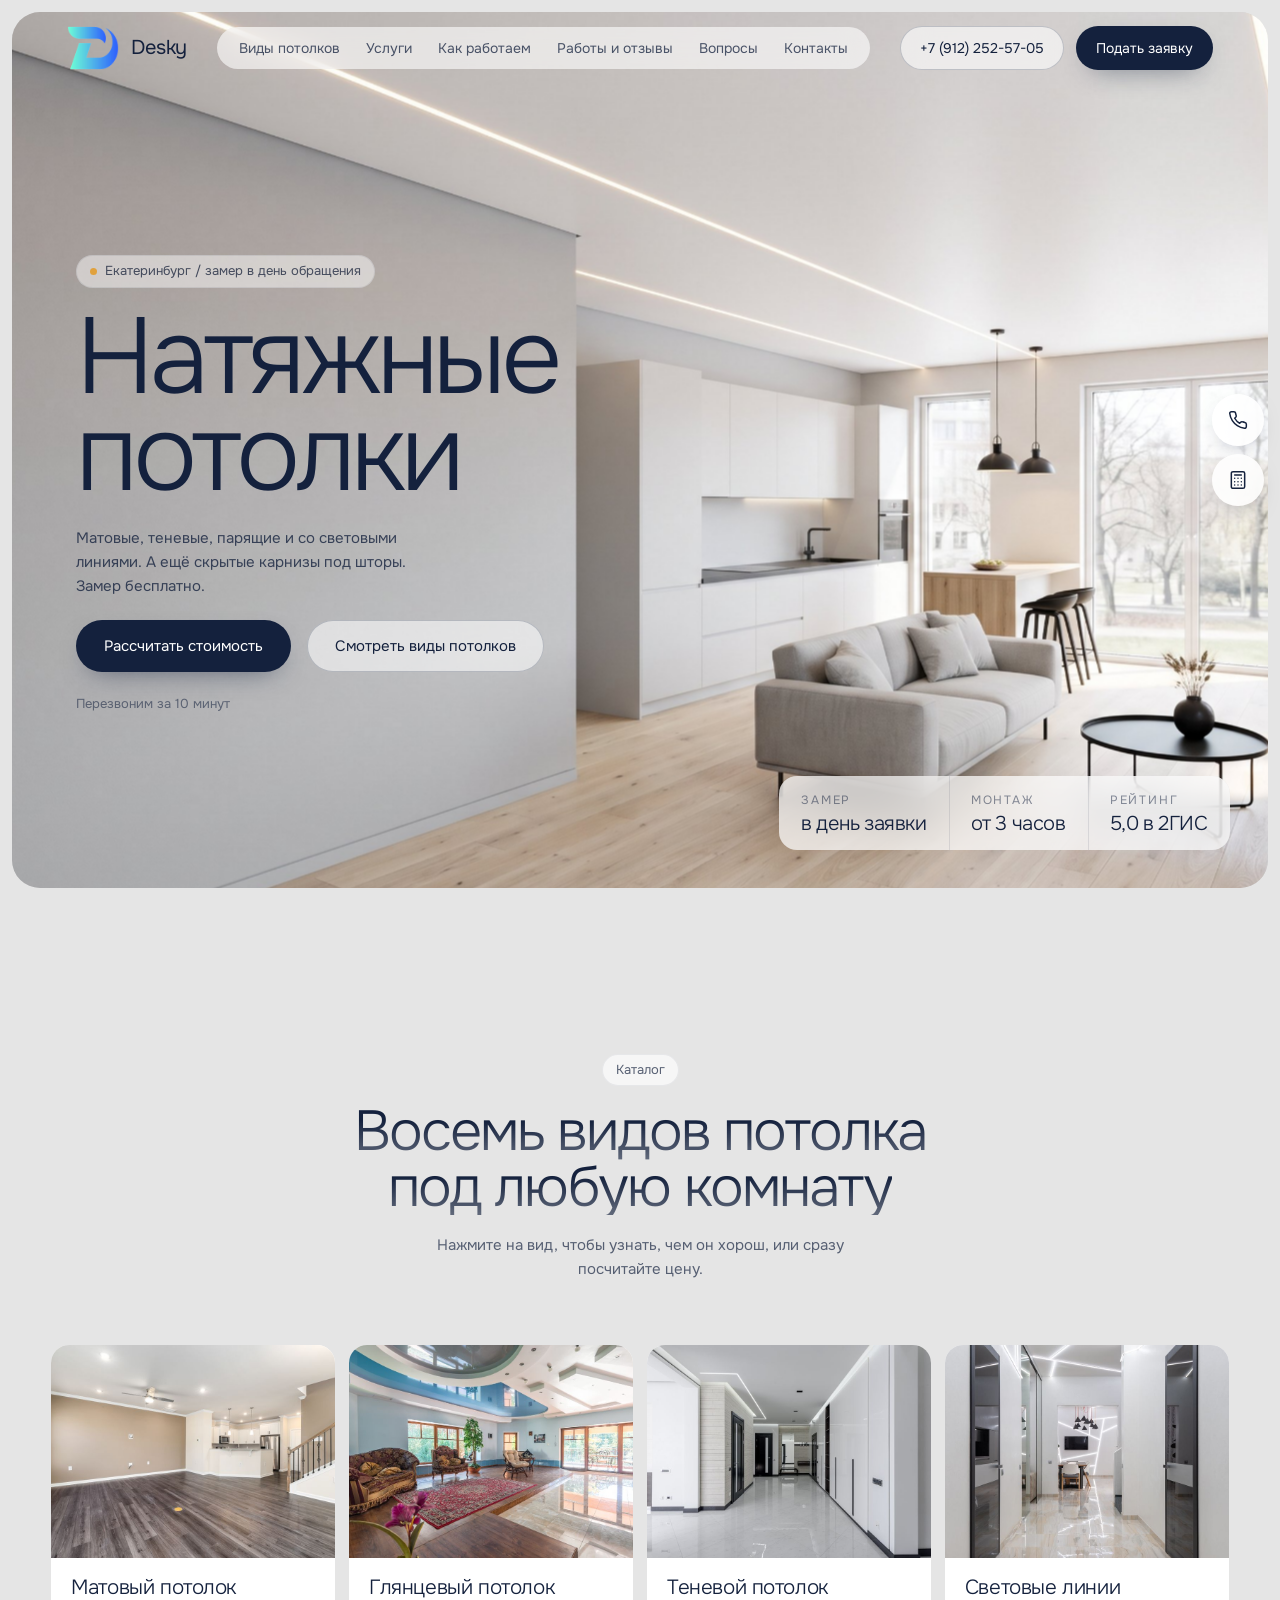
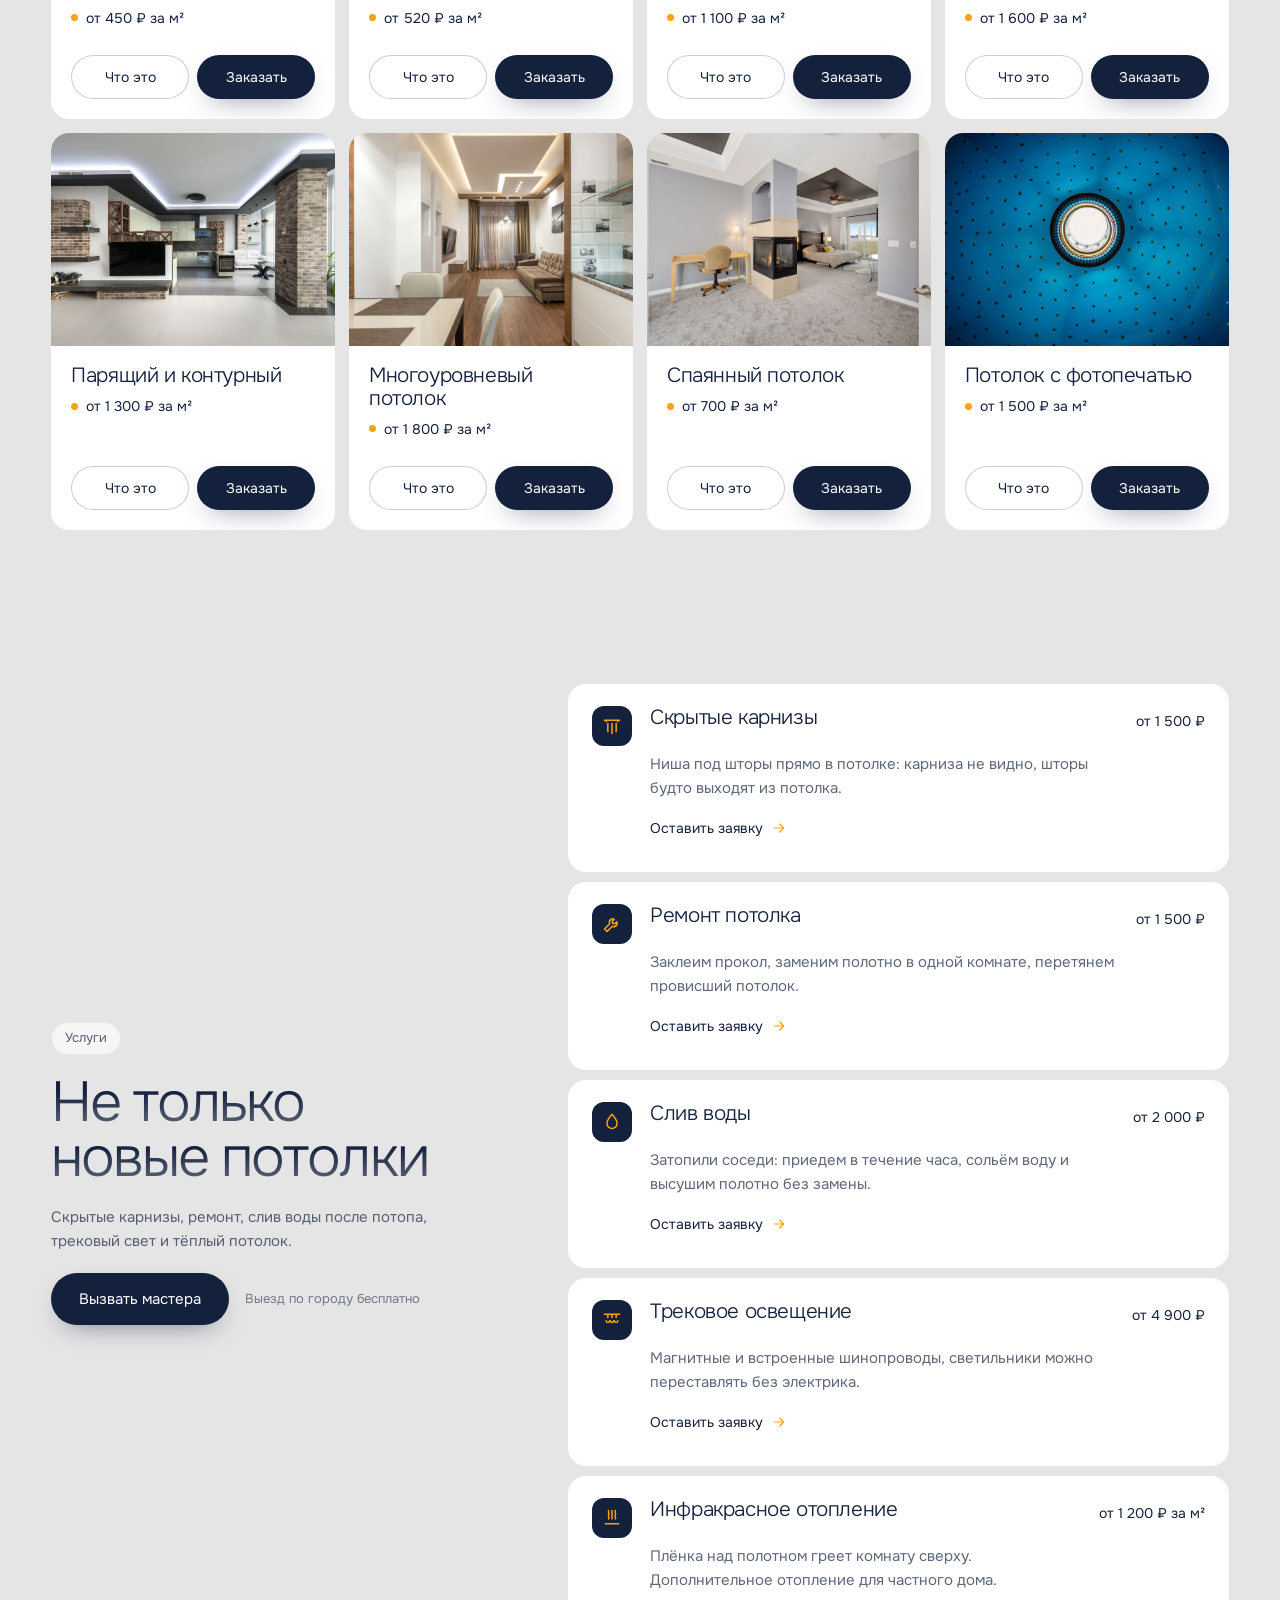
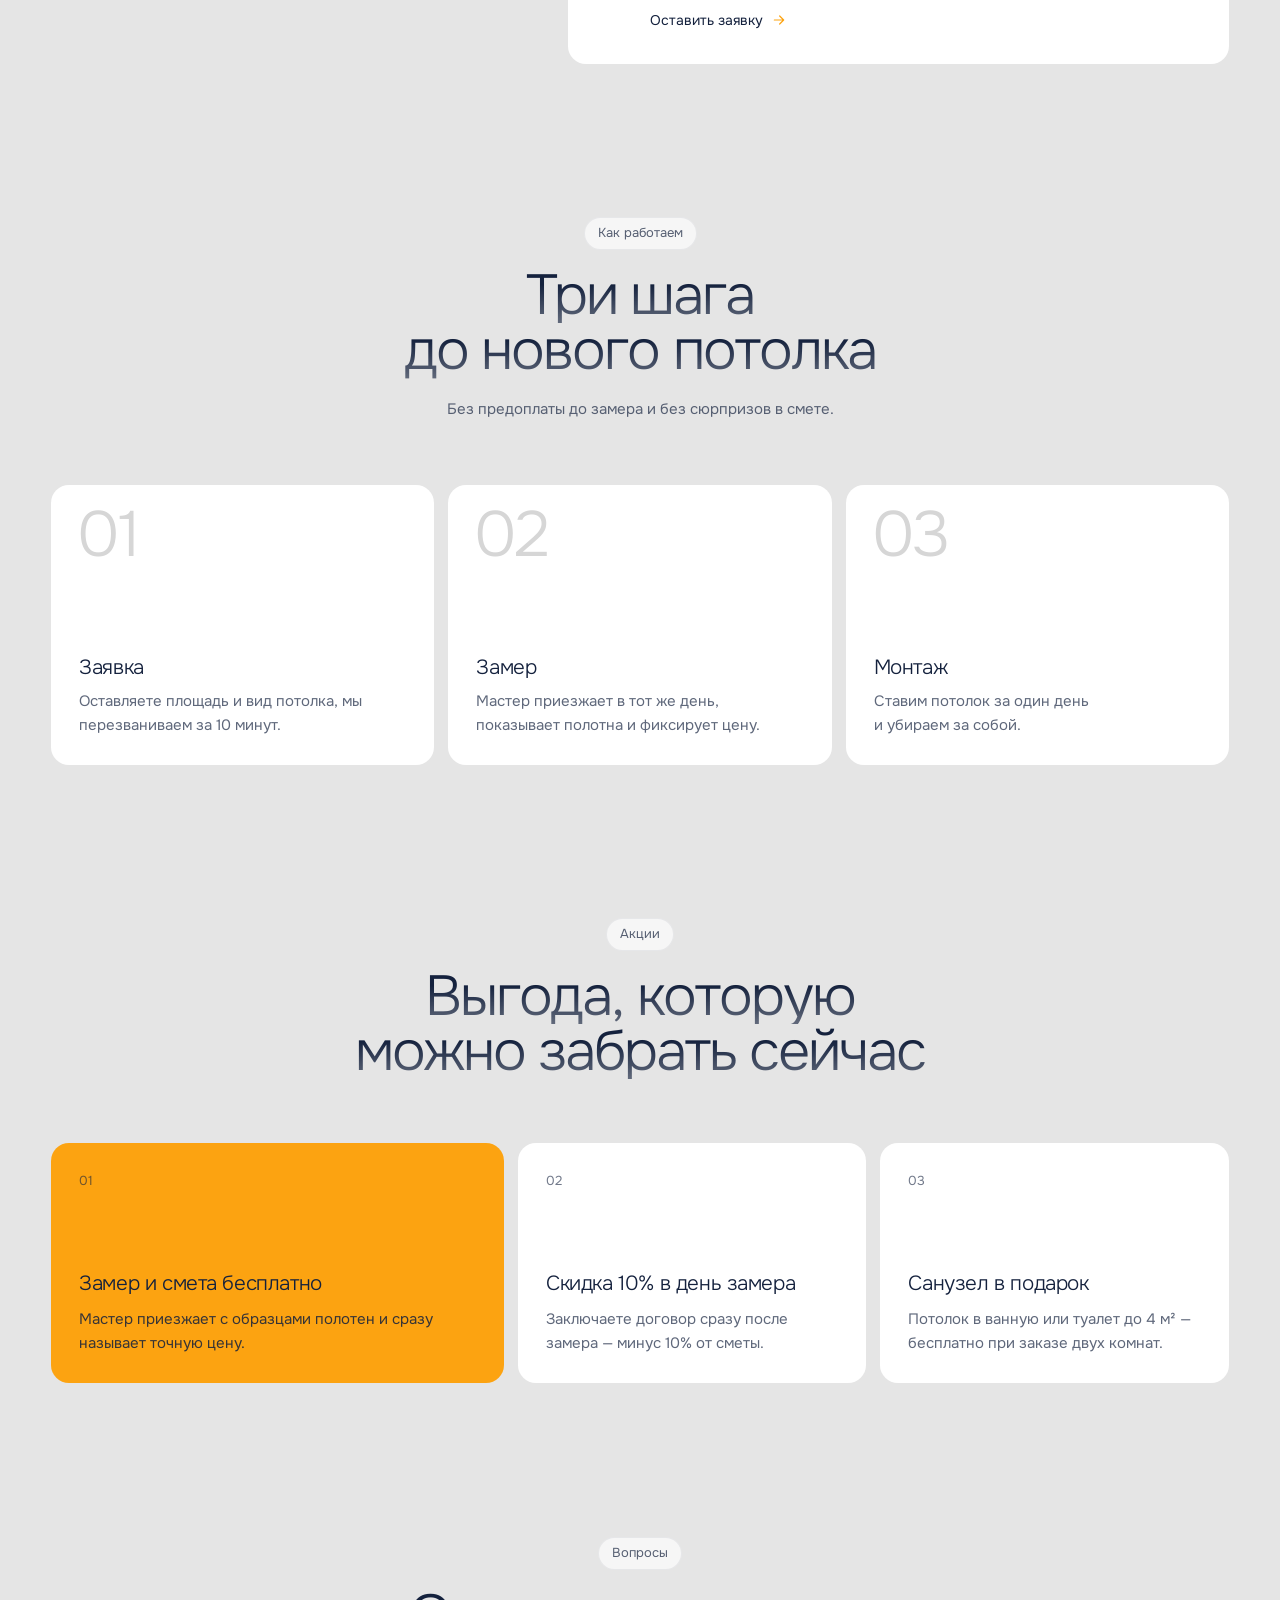
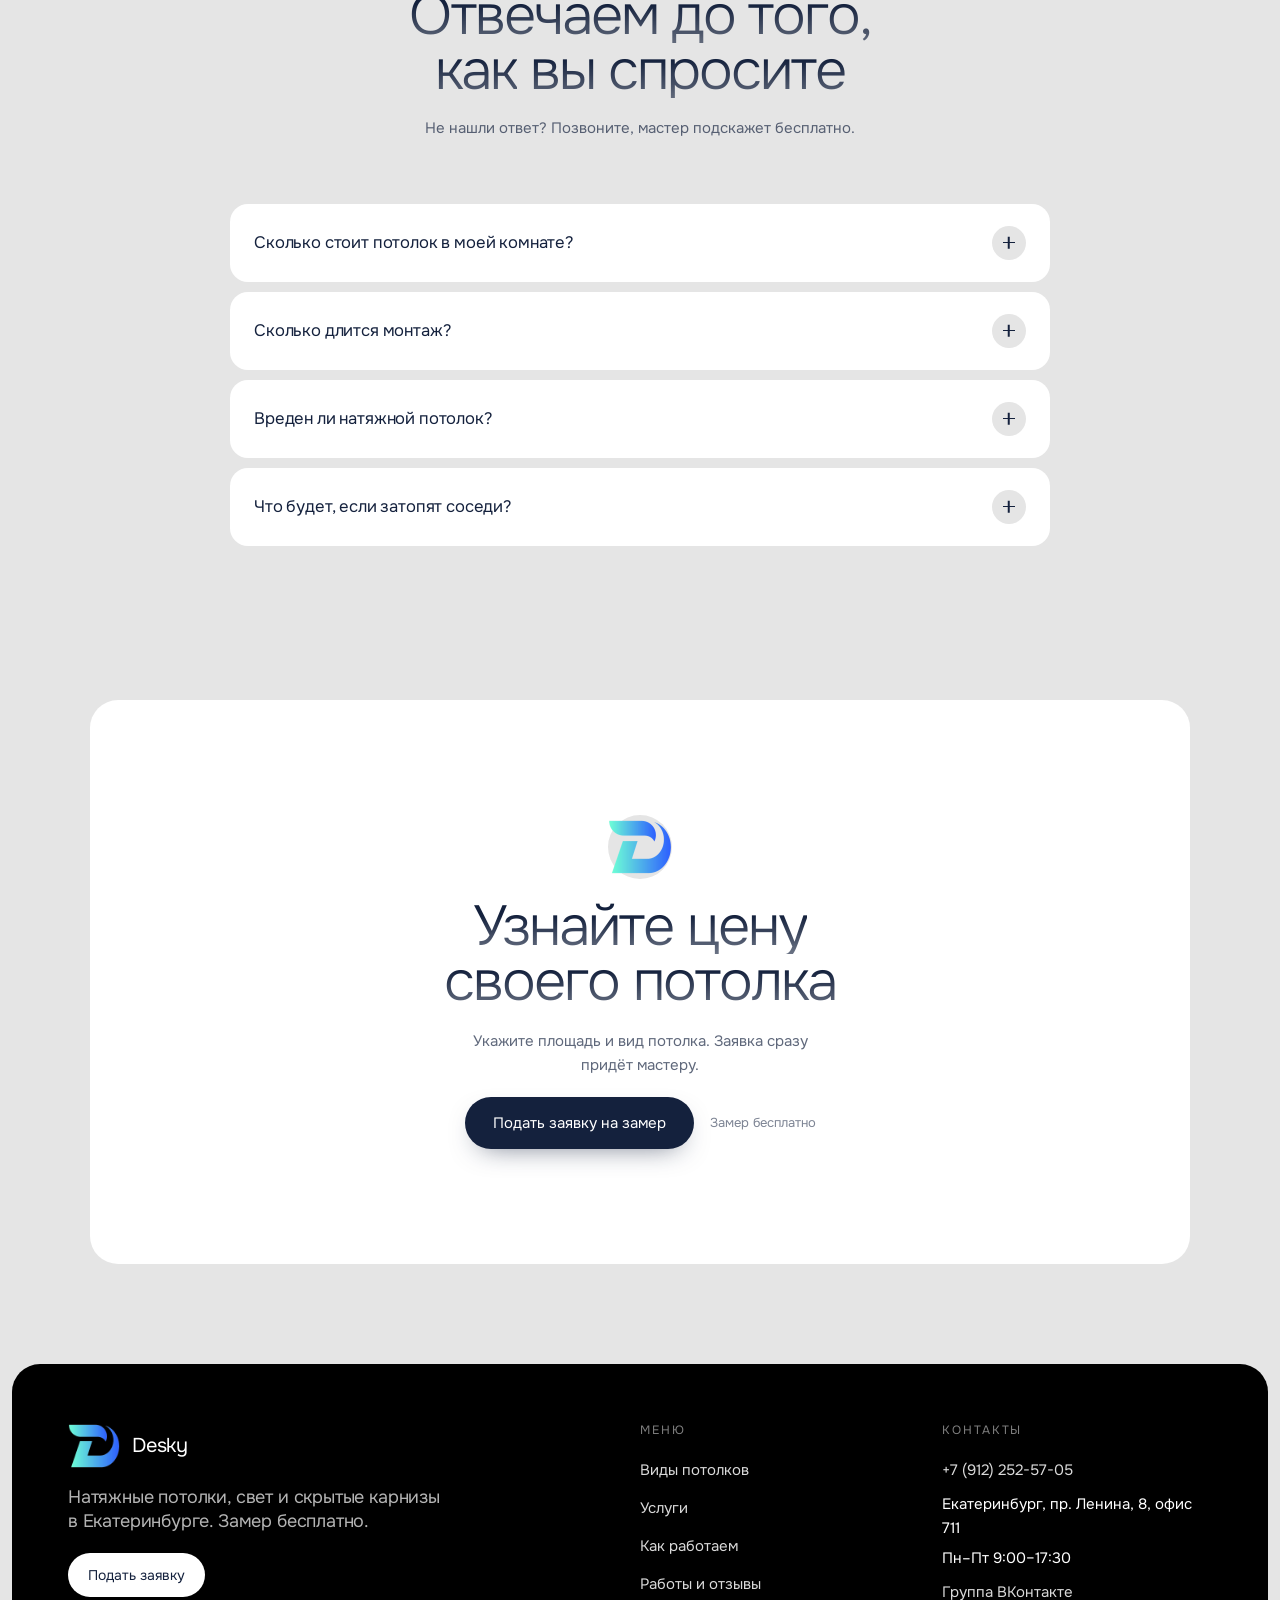
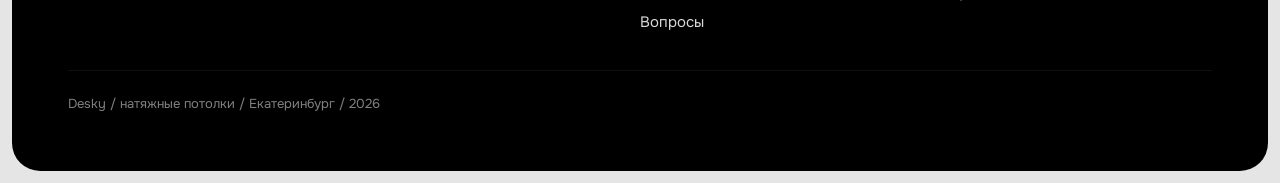
<file: index.html>
<!doctype html>
<html lang="ru">
<head>
  <meta charset="utf-8">
  <meta name="viewport" content="width=device-width, initial-scale=1">
  <title>Натяжные потолки</title>
  <meta name="description" content="Натяжные потолки с монтажом за один день. Бесплатный замер, расчёт стоимости онлайн.">
  <link rel="preconnect" href="https://fonts.googleapis.com">
  <link rel="preconnect" href="https://fonts.gstatic.com" crossorigin>
  <link href="https://fonts.googleapis.com/css2?family=Onest:wght@300;400&display=swap" rel="stylesheet">
  <link rel="stylesheet" href="styles.css?v=3">
  <script>document.documentElement.classList.add("js")</script>
</head>
<body>

<header class="top reveal is-in">
  <a class="logo rise" href="#" data-d="300"><span class="logo__mark"></span><span id="logo-name"></span></a>
  <nav class="nav rise" data-d="420">
    <a href="#catalog">Виды потолков</a>
    <a href="#services">Услуги</a>
    <a href="#process">Как работаем</a>
    <a href="works.html">Работы и&nbsp;отзывы</a>
    <a href="#faq">Вопросы</a>
    <a href="#contacts">Контакты</a>
  </nav>
  <a class="btn btn--ghost btn--sm top__phone rise" id="top-phone" data-d="480"><span class="btn__fill"></span><span class="btn__label" id="top-phone-label"></span></a>
  <button class="btn btn--solid btn--sm rise" data-order data-d="520"><span class="btn__fill"></span><span class="btn__label">Подать заявку</span></button>
  <button class="burger" aria-label="Меню"><span></span><span></span></button>
</header>

<section class="hero">
  <div class="hero__panel">
    <img class="hero__img" src="assets/hero.jpg" alt="Гостиная с матовым натяжным потолком и световой линией над кухней">
    <div class="hero__content">
      <p class="pill rise" data-d="800"><span class="pill__dot"></span><span id="hero-city"></span></p>
      <h1 class="split" data-d="900">Натяжные<br>потолки</h1>
      <p class="lead rise" data-d="1240">Матовые, теневые, парящие и&nbsp;со&nbsp;световыми линиями. А&nbsp;ещё скрытые карнизы под&nbsp;шторы. Замер бесплатно.</p>
      <div class="cta rise" data-d="1360">
        <button class="btn btn--solid" data-order><span class="btn__fill"></span><span class="btn__label">Рассчитать стоимость</span></button>
        <a class="btn btn--ghost btn--glass" href="#catalog"><span class="btn__fill"></span><span class="btn__label">Смотреть виды потолков</span></a>
      </div>
      <span class="calm rise" data-d="1420">Перезвоним за&nbsp;10&nbsp;минут</span>
    </div>
    <div class="hero__facts rise" data-d="1500">
      <div><span class="label">Замер</span><b>в&nbsp;день заявки</b></div>
      <div><span class="label">Монтаж</span><b>от&nbsp;3&nbsp;часов</b></div>
      <div><span class="label">Рейтинг</span><b>5,0 в&nbsp;2ГИС</b></div>
    </div>
  </div>
</section>

<section class="block reveal" id="catalog">
  <div class="head">
    <p class="pill rise">Каталог</p>
    <h2 class="split">Восемь видов потолка<br>под&nbsp;любую комнату</h2>
    <p class="rise">Нажмите на&nbsp;вид, чтобы узнать, чем он&nbsp;хорош, или сразу посчитайте цену.</p>
  </div>
  <div class="types" id="types"></div>
</section>

<section class="split-sec reveal" id="services">
  <div class="split-sec__text">
    <p class="pill rise">Услуги</p>
    <h2 class="split">Не&nbsp;только<br>новые потолки</h2>
    <p class="rise">Скрытые карнизы, ремонт, слив воды после потопа, трековый свет и&nbsp;тёплый потолок.</p>
    <div class="cta rise">
      <button class="btn btn--solid" data-order="repair"><span class="btn__fill"></span><span class="btn__label">Вызвать мастера</span></button>
      <span class="calm">Выезд по&nbsp;городу бесплатно</span>
    </div>
  </div>
  <ul class="services" id="services-list"></ul>
</section>

<section class="block reveal" id="process">
  <div class="head">
    <p class="pill rise">Как работаем</p>
    <h2 class="split">Три шага<br>до&nbsp;нового потолка</h2>
    <p class="rise">Без предоплаты до&nbsp;замера и&nbsp;без сюрпризов в&nbsp;смете.</p>
  </div>
  <div class="steps">
    <article class="glass step rise"><span class="step__n">01</span><h3>Заявка</h3><p>Оставляете площадь и&nbsp;вид потолка, мы перезваниваем за&nbsp;10&nbsp;минут.</p></article>
    <article class="glass step rise"><span class="step__n">02</span><h3>Замер</h3><p>Мастер приезжает в&nbsp;тот же день, показывает полотна и&nbsp;фиксирует цену.</p></article>
    <article class="glass step rise"><span class="step__n">03</span><h3>Монтаж</h3><p>Ставим потолок за&nbsp;один день и&nbsp;убираем за&nbsp;собой.</p></article>
  </div>
</section>

<section class="block reveal" id="promos">
  <div class="head">
    <p class="pill rise">Акции</p>
    <h2 class="split">Выгода, которую<br>можно забрать сейчас</h2>
  </div>
  <div class="promos" id="promos-list"></div>
</section>

<section class="block reveal" id="faq">
  <div class="head">
    <p class="pill rise">Вопросы</p>
    <h2 class="split">Отвечаем до&nbsp;того,<br>как вы спросите</h2>
    <p class="rise">Не&nbsp;нашли ответ? Позвоните, мастер подскажет бесплатно.</p>
  </div>
  <div class="faq" id="faq-list"></div>
</section>

<section class="final reveal" id="contacts">
  <div class="glass final__panel">
    <div class="final__orb rise"><span class="logo__mark"></span></div>
    <h2 class="split">Узнайте цену<br>своего потолка</h2>
    <p class="rise">Укажите площадь и&nbsp;вид потолка. Заявка сразу придёт мастеру.</p>
    <div class="cta rise">
      <button class="btn btn--solid" data-order><span class="btn__fill"></span><span class="btn__label">Подать заявку на&nbsp;замер</span></button>
      <span class="calm">Замер бесплатно</span>
    </div>
  </div>
</section>

<footer class="foot">
  <div class="foot__brand">
    <a class="logo" href="#"><span class="logo__mark"></span><span id="foot-name"></span></a>
    <p>Натяжные потолки, свет и&nbsp;скрытые карнизы в&nbsp;Екатеринбурге. Замер бесплатно.</p>
    <button class="btn btn--light btn--sm" data-order><span class="btn__fill"></span><span class="btn__label">Подать заявку</span></button>
  </div>
  <div class="foot__col">
    <span class="label">Меню</span>
    <a href="#catalog">Виды потолков</a>
    <a href="#services">Услуги</a>
    <a href="#process">Как работаем</a>
    <a href="works.html">Работы и&nbsp;отзывы</a>
    <a href="#faq">Вопросы</a>
  </div>
  <div class="foot__col" id="contacts-info"></div>
  <span class="foot__copy" id="foot-year"></span>
</footer>

<div class="dock">
  <a class="dock__btn" id="dock-call" aria-label="Позвонить">
    <svg viewBox="0 0 24 24"><path d="M22 16.9v3a2 2 0 0 1-2.2 2 19.8 19.8 0 0 1-8.6-3.1 19.5 19.5 0 0 1-6-6A19.8 19.8 0 0 1 2.1 4.2 2 2 0 0 1 4.1 2h3a2 2 0 0 1 2 1.7c.1 1 .4 1.9.7 2.8a2 2 0 0 1-.5 2.1L8 9.9a16 16 0 0 0 6 6l1.3-1.3a2 2 0 0 1 2.1-.4c.9.3 1.8.6 2.8.7a2 2 0 0 1 1.7 2z"/></svg>
  </a>
  <button class="dock__btn" data-order aria-label="Рассчитать стоимость">
    <svg viewBox="0 0 24 24"><rect x="4" y="2" width="16" height="20" rx="2"/><path d="M8 6h8M8 10h.01M12 10h.01M16 10h.01M8 14h.01M12 14h.01M16 14h.01M8 18h.01M12 18h.01M16 18h.01"/></svg>
  </button>
</div>

<div class="modal" id="modal" aria-hidden="true">
  <div class="modal__backdrop" data-close></div>
  <form class="calc" id="order" novalidate>
    <button type="button" class="calc__x" data-close aria-label="Закрыть">
      <svg viewBox="0 0 24 24"><path d="M18 6 6 18M6 6l12 12"/></svg>
    </button>

    <div class="calc__params">
      <p class="pill">Калькулятор</p>
      <h3 class="calc__title">Рассчитаем ваш потолок</h3>

      <div class="field">
        <span class="field__name">Площадь потолка</span>
        <div class="area glass">
          <button type="button" class="step-btn" data-step="-1" aria-label="Меньше">
            <svg viewBox="0 0 24 24"><path d="M5 12h14"/></svg>
          </button>
          <label class="area__num"><input type="number" id="area" name="area" min="1" max="1000" value="18" inputmode="decimal" aria-label="Площадь, м²"><span>м²</span></label>
          <button type="button" class="step-btn" data-step="1" aria-label="Больше">
            <svg viewBox="0 0 24 24"><path d="M12 5v14M5 12h14"/></svg>
          </button>
        </div>
        <input type="range" id="area-range" min="1" max="150" value="18" aria-label="Площадь, ползунок">
      </div>

      <div class="field">
        <span class="field__name">Вид потолка</span>
        <div class="tiles" id="type-tiles"></div>
        <span class="field__name">Или нужна услуга</span>
        <div class="chips" id="chips"></div>
        <span class="field__err" id="err-type">Выберите вариант</span>
      </div>

      <div class="calc__mini">
        <b id="mini-sum">0&nbsp;₽</b>
        <button type="button" class="btn btn--solid btn--sm" data-to-form><span class="btn__fill"></span><span class="btn__label">Оставить телефон</span></button>
      </div>
    </div>

    <div class="calc__bill">
      <div class="bill__glow" aria-hidden="true"></div>
      <div class="calc__form">
        <span class="label">Предварительная стоимость</span>
        <b class="bill__sum" id="sum">0&nbsp;₽</b>
        <ul class="bill__rows" id="bill"></ul>

        <label class="field">
          <span class="field__name">Имя</span>
          <input type="text" name="name" autocomplete="name" placeholder="Как к вам обращаться">
        </label>
        <label class="field">
          <span class="field__name">Телефон</span>
          <input type="tel" name="phone" id="phone" autocomplete="tel" placeholder="+7 (___) ___-__-__" required>
          <span class="field__err" id="err-phone">Проверьте номер</span>
        </label>
        <label class="field">
          <span class="field__name">Комментарий к&nbsp;заказу</span>
          <textarea name="comment" rows="2" placeholder="Сколько комнат, удобное время для замера"></textarea>
        </label>
        <label class="agree">
          <input type="checkbox" name="agree" id="agree" checked>
          <span>Согласен на&nbsp;обработку персональных данных</span>
        </label>
        <button type="submit" class="btn btn--solid btn--wide" id="send"><span class="btn__fill"></span><span class="btn__label">Отправить заявку мастеру</span></button>
        <span class="calm">Перезвоним за&nbsp;10&nbsp;минут, замер бесплатно</span>
        <p class="calc__fail" id="fail"></p>
      </div>

      <div class="calc__done">
        <div class="done__ring"></div>
        <h3 class="calc__title">Заявка у&nbsp;мастера</h3>
        <p>Перезвоним в&nbsp;течение 10&nbsp;минут и&nbsp;договоримся о&nbsp;замере.</p>
        <button type="button" class="btn btn--ghost" data-close><span class="btn__fill"></span><span class="btn__label">Вернуться на&nbsp;сайт</span></button>
      </div>
    </div>
  </form>
</div>

<script src="data.js?v=3"></script>
<script src="script.js?v=3"></script>
</body>
</html>
</file>
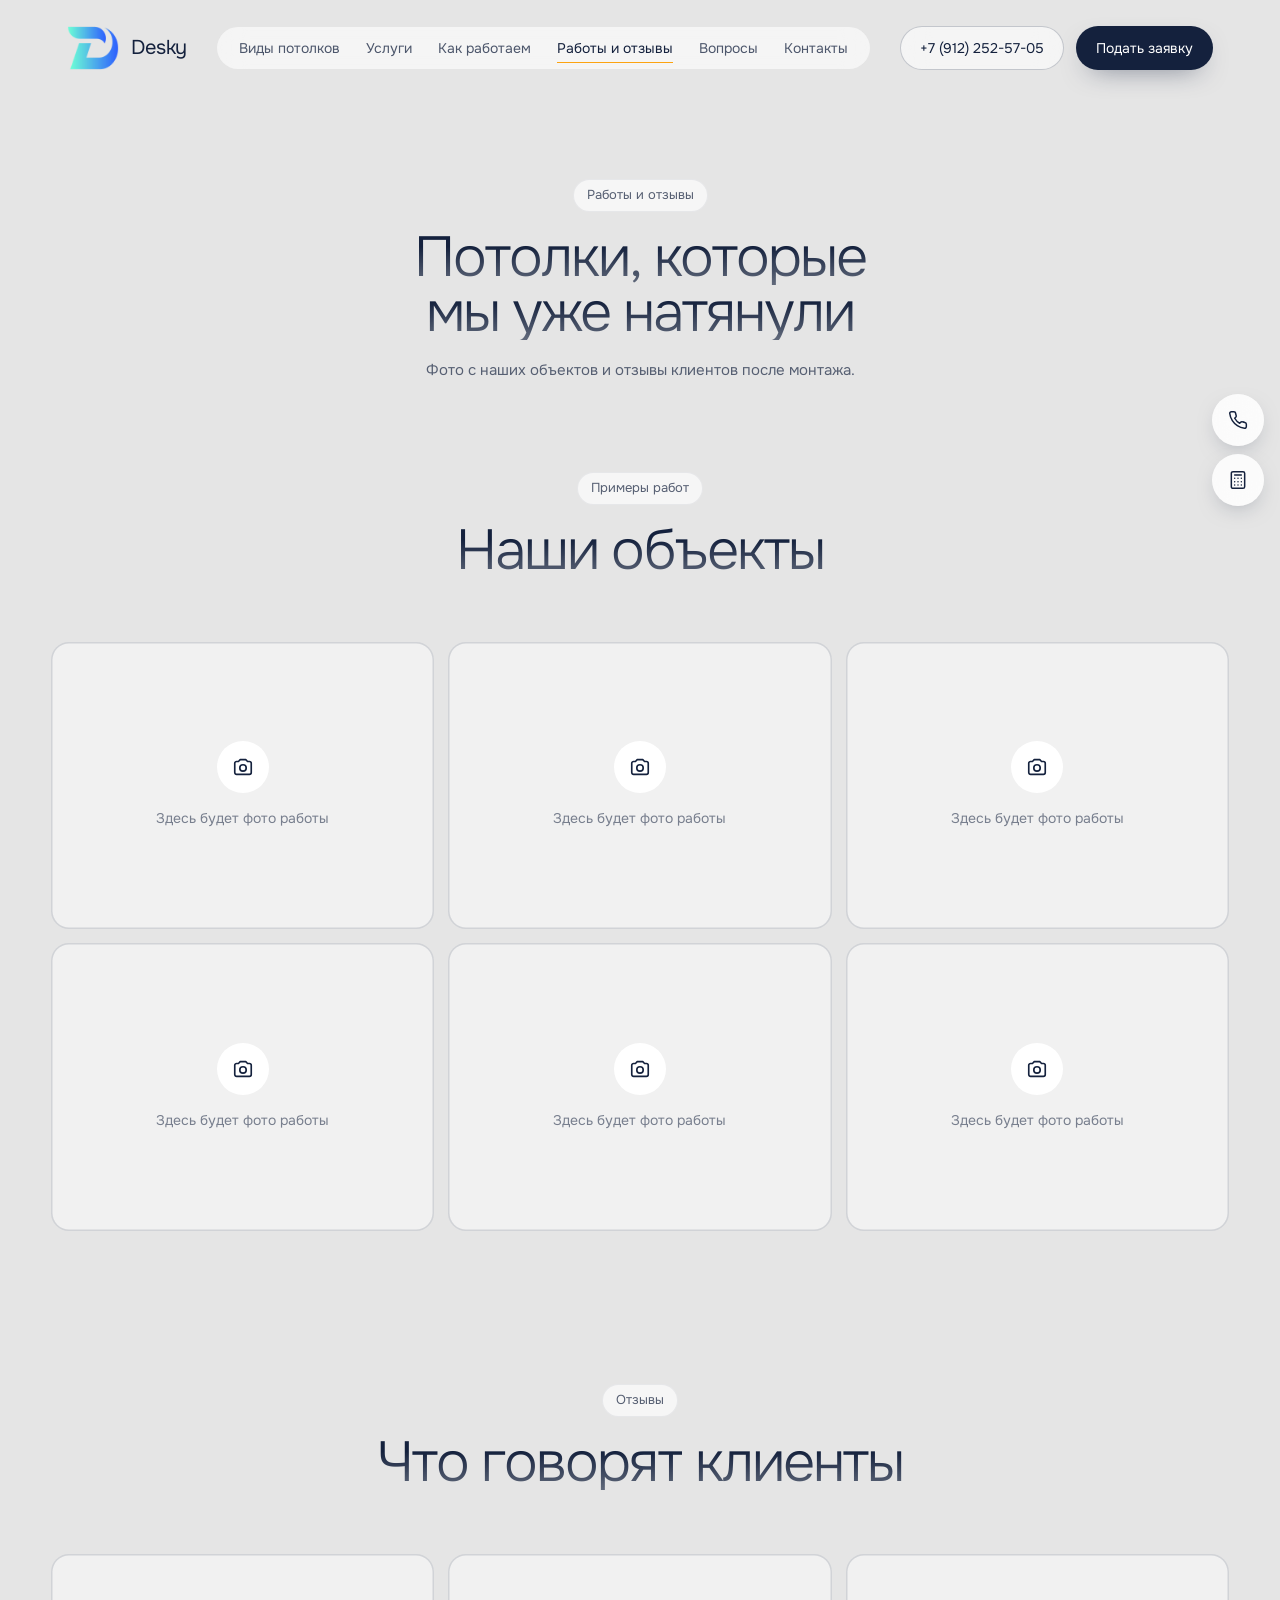
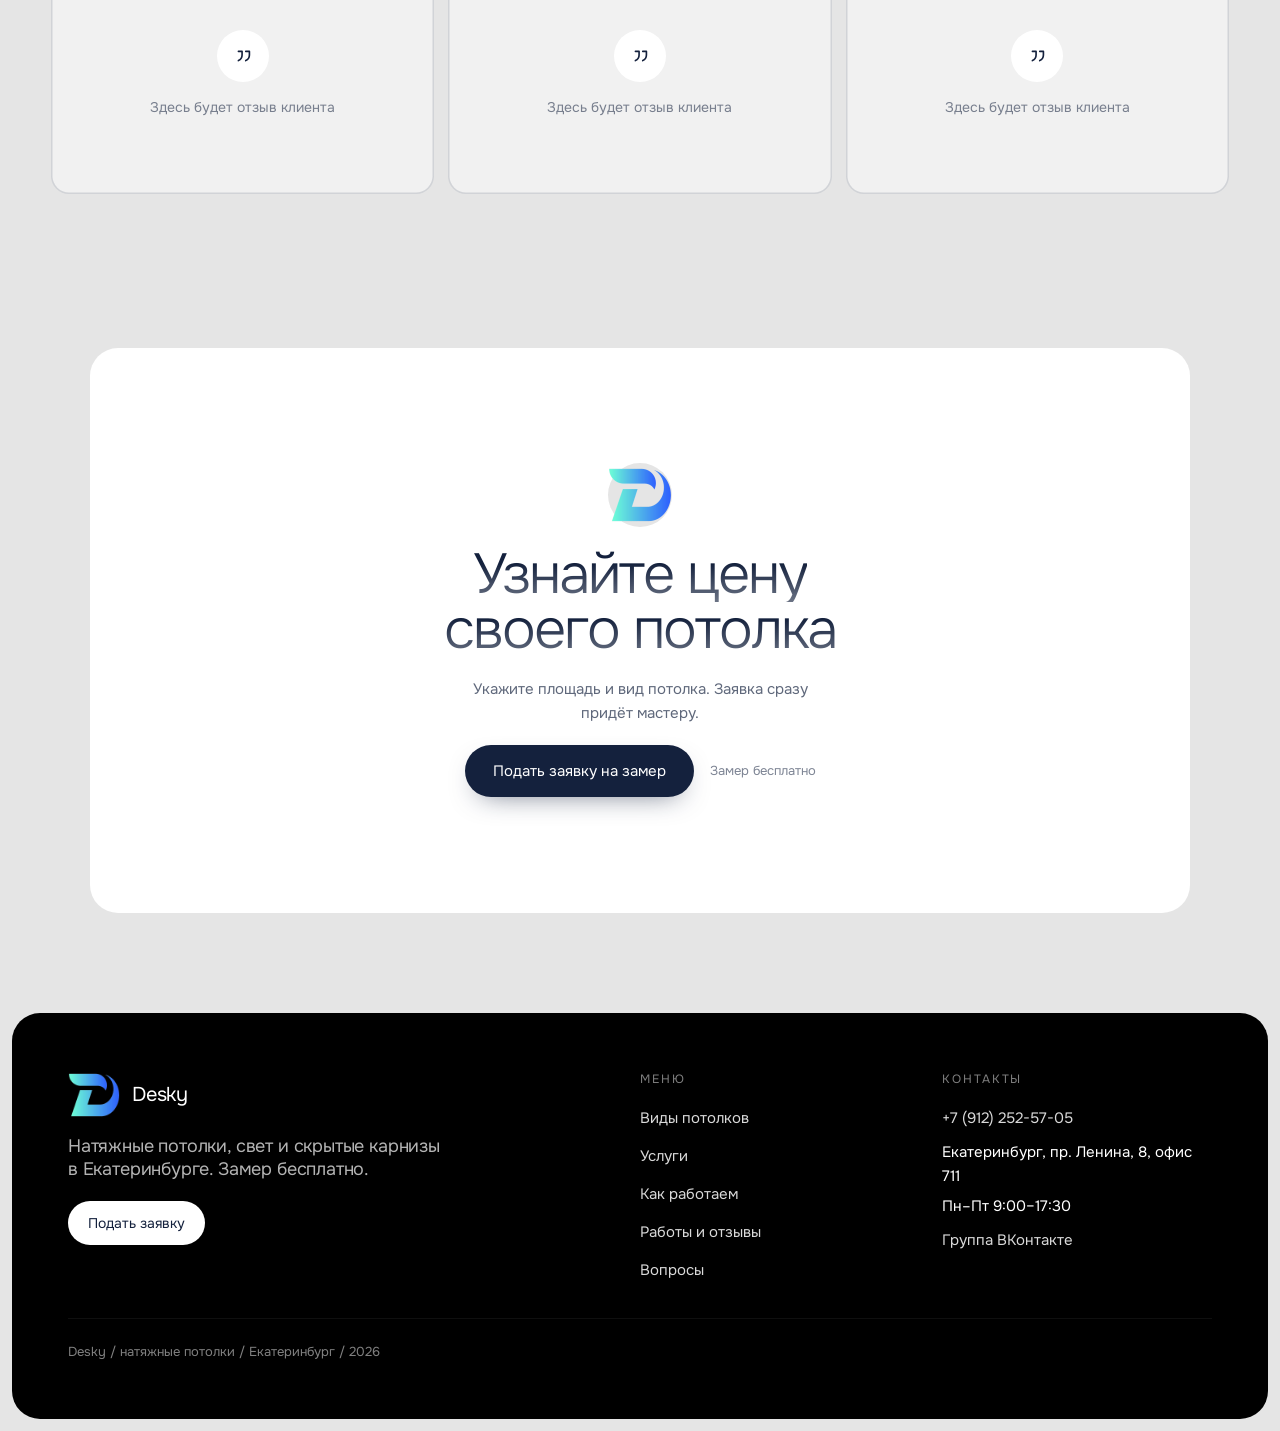
<file: works.html>
<!doctype html>
<html lang="ru">
<head>
  <meta charset="utf-8">
  <meta name="viewport" content="width=device-width, initial-scale=1">
  <title>Работы и отзывы</title>
  <meta name="description" content="Фото наших натяжных потолков и отзывы клиентов.">
  <link rel="preconnect" href="https://fonts.googleapis.com">
  <link rel="preconnect" href="https://fonts.gstatic.com" crossorigin>
  <link href="https://fonts.googleapis.com/css2?family=Onest:wght@300;400&display=swap" rel="stylesheet">
  <link rel="stylesheet" href="styles.css?v=3">
  <script>document.documentElement.classList.add("js")</script>
</head>
<body>

<header class="top reveal is-in">
  <a class="logo rise" href="index.html" data-d="300"><span class="logo__mark"></span><span id="logo-name"></span></a>
  <nav class="nav rise" data-d="420">
    <a href="index.html#catalog">Виды потолков</a>
    <a href="index.html#services">Услуги</a>
    <a href="index.html#process">Как работаем</a>
    <a href="works.html" aria-current="page">Работы и&nbsp;отзывы</a>
    <a href="index.html#faq">Вопросы</a>
    <a href="index.html#contacts">Контакты</a>
  </nav>
  <a class="btn btn--ghost btn--sm top__phone rise" id="top-phone" data-d="480"><span class="btn__fill"></span><span class="btn__label" id="top-phone-label"></span></a>
  <button class="btn btn--solid btn--sm rise" data-order data-d="520"><span class="btn__fill"></span><span class="btn__label">Подать заявку</span></button>
  <button class="burger" aria-label="Меню"><span></span><span></span></button>
</header>

<section class="block page-head reveal">
  <div class="head">
    <p class="pill rise">Работы и&nbsp;отзывы</p>
    <h2 class="split">Потолки, которые<br>мы уже натянули</h2>
    <p class="rise">Фото с&nbsp;наших объектов и&nbsp;отзывы клиентов после монтажа.</p>
  </div>
</section>

<section class="block reveal" id="works">
  <div class="head">
    <p class="pill rise">Примеры работ</p>
    <h2 class="split">Наши объекты</h2>
  </div>
  <div class="works" id="works-list"></div>
</section>

<section class="block reveal" id="reviews">
  <div class="head">
    <p class="pill rise">Отзывы</p>
    <h2 class="split">Что говорят клиенты</h2>
  </div>
  <div class="reviews" id="reviews-list"></div>
</section>

<section class="final reveal" id="contacts">
  <div class="glass final__panel">
    <div class="final__orb rise"><span class="logo__mark"></span></div>
    <h2 class="split">Узнайте цену<br>своего потолка</h2>
    <p class="rise">Укажите площадь и&nbsp;вид потолка. Заявка сразу придёт мастеру.</p>
    <div class="cta rise">
      <button class="btn btn--solid" data-order><span class="btn__fill"></span><span class="btn__label">Подать заявку на&nbsp;замер</span></button>
      <span class="calm">Замер бесплатно</span>
    </div>
  </div>
</section>

<footer class="foot">
  <div class="foot__brand">
    <a class="logo" href="index.html"><span class="logo__mark"></span><span id="foot-name"></span></a>
    <p>Натяжные потолки, свет и&nbsp;скрытые карнизы в&nbsp;Екатеринбурге. Замер бесплатно.</p>
    <button class="btn btn--light btn--sm" data-order><span class="btn__fill"></span><span class="btn__label">Подать заявку</span></button>
  </div>
  <div class="foot__col">
    <span class="label">Меню</span>
    <a href="index.html#catalog">Виды потолков</a>
    <a href="index.html#services">Услуги</a>
    <a href="index.html#process">Как работаем</a>
    <a href="works.html" aria-current="page">Работы и&nbsp;отзывы</a>
    <a href="index.html#faq">Вопросы</a>
  </div>
  <div class="foot__col" id="contacts-info"></div>
  <span class="foot__copy" id="foot-year"></span>
</footer>

<div class="dock">
  <a class="dock__btn" id="dock-call" aria-label="Позвонить">
    <svg viewBox="0 0 24 24"><path d="M22 16.9v3a2 2 0 0 1-2.2 2 19.8 19.8 0 0 1-8.6-3.1 19.5 19.5 0 0 1-6-6A19.8 19.8 0 0 1 2.1 4.2 2 2 0 0 1 4.1 2h3a2 2 0 0 1 2 1.7c.1 1 .4 1.9.7 2.8a2 2 0 0 1-.5 2.1L8 9.9a16 16 0 0 0 6 6l1.3-1.3a2 2 0 0 1 2.1-.4c.9.3 1.8.6 2.8.7a2 2 0 0 1 1.7 2z"/></svg>
  </a>
  <button class="dock__btn" data-order aria-label="Рассчитать стоимость">
    <svg viewBox="0 0 24 24"><rect x="4" y="2" width="16" height="20" rx="2"/><path d="M8 6h8M8 10h.01M12 10h.01M16 10h.01M8 14h.01M12 14h.01M16 14h.01M8 18h.01M12 18h.01M16 18h.01"/></svg>
  </button>
</div>

<div class="modal" id="modal" aria-hidden="true">
  <div class="modal__backdrop" data-close></div>
  <form class="calc" id="order" novalidate>
    <button type="button" class="calc__x" data-close aria-label="Закрыть">
      <svg viewBox="0 0 24 24"><path d="M18 6 6 18M6 6l12 12"/></svg>
    </button>

    <div class="calc__params">
      <p class="pill">Калькулятор</p>
      <h3 class="calc__title">Рассчитаем ваш потолок</h3>

      <div class="field">
        <span class="field__name">Площадь потолка</span>
        <div class="area glass">
          <button type="button" class="step-btn" data-step="-1" aria-label="Меньше">
            <svg viewBox="0 0 24 24"><path d="M5 12h14"/></svg>
          </button>
          <label class="area__num"><input type="number" id="area" name="area" min="1" max="1000" value="18" inputmode="decimal" aria-label="Площадь, м²"><span>м²</span></label>
          <button type="button" class="step-btn" data-step="1" aria-label="Больше">
            <svg viewBox="0 0 24 24"><path d="M12 5v14M5 12h14"/></svg>
          </button>
        </div>
        <input type="range" id="area-range" min="1" max="150" value="18" aria-label="Площадь, ползунок">
      </div>

      <div class="field">
        <span class="field__name">Вид потолка</span>
        <div class="tiles" id="type-tiles"></div>
        <span class="field__name">Или нужна услуга</span>
        <div class="chips" id="chips"></div>
        <span class="field__err" id="err-type">Выберите вариант</span>
      </div>

      <div class="calc__mini">
        <b id="mini-sum">0&nbsp;₽</b>
        <button type="button" class="btn btn--solid btn--sm" data-to-form><span class="btn__fill"></span><span class="btn__label">Оставить телефон</span></button>
      </div>
    </div>

    <div class="calc__bill">
      <div class="bill__glow" aria-hidden="true"></div>
      <div class="calc__form">
        <span class="label">Предварительная стоимость</span>
        <b class="bill__sum" id="sum">0&nbsp;₽</b>
        <ul class="bill__rows" id="bill"></ul>

        <label class="field">
          <span class="field__name">Имя</span>
          <input type="text" name="name" autocomplete="name" placeholder="Как к вам обращаться">
        </label>
        <label class="field">
          <span class="field__name">Телефон</span>
          <input type="tel" name="phone" id="phone" autocomplete="tel" placeholder="+7 (___) ___-__-__" required>
          <span class="field__err" id="err-phone">Проверьте номер</span>
        </label>
        <label class="field">
          <span class="field__name">Комментарий к&nbsp;заказу</span>
          <textarea name="comment" rows="2" placeholder="Сколько комнат, удобное время для замера"></textarea>
        </label>
        <label class="agree">
          <input type="checkbox" name="agree" id="agree" checked>
          <span>Согласен на&nbsp;обработку персональных данных</span>
        </label>
        <button type="submit" class="btn btn--solid btn--wide" id="send"><span class="btn__fill"></span><span class="btn__label">Отправить заявку мастеру</span></button>
        <span class="calm">Перезвоним за&nbsp;10&nbsp;минут, замер бесплатно</span>
        <p class="calc__fail" id="fail"></p>
      </div>

      <div class="calc__done">
        <div class="done__ring"></div>
        <h3 class="calc__title">Заявка у&nbsp;мастера</h3>
        <p>Перезвоним в&nbsp;течение 10&nbsp;минут и&nbsp;договоримся о&nbsp;замере.</p>
        <button type="button" class="btn btn--ghost" data-close><span class="btn__fill"></span><span class="btn__label">Вернуться на&nbsp;сайт</span></button>
      </div>
    </div>
  </form>
</div>

<script src="data.js?v=3"></script>
<script src="script.js?v=3"></script>
</body>
</html>
</file>
<file: styles.css>
/* Токены: Onest 300/400, палитра Black and Gold Elegance (белый, серый E5, золото FCA311, тёмно-синий 14213D, чёрный), одна кривая, радиусы 0/18/28/999 */
:root {
  --bg: #e5e5e5;
  --ink: #14213d;
  --black: #000000;
  --accent: #fca311;
  --card: #ffffff;
  --soft: #d6d6d6;
  --line: rgba(20, 33, 61, 0.1);
  --ease: cubic-bezier(.22, 1, .36, 1);
  --pad: clamp(16px, 4vw, 64px);
  --r: 18px;
}

* { box-sizing: border-box; margin: 0; padding: 0; }
html { scroll-behavior: smooth; -webkit-text-size-adjust: 100%; }
body {
  background: var(--bg);
  color: var(--ink);
  font-family: "Onest", system-ui, sans-serif;
  font-weight: 400;
  font-size: clamp(15px, 1.05vw, 17px);
  line-height: 1.6;
  overflow-x: hidden;
}
a { color: inherit; text-decoration: none; }
button, input, textarea, output { font: inherit; color: inherit; }
button { background: none; border: 0; cursor: pointer; }
svg { width: 20px; height: 20px; fill: none; stroke: currentColor; stroke-width: 1.8; stroke-linecap: round; stroke-linejoin: round; }
img { display: block; max-width: 100%; }

/* Заголовки как в Redsun: тонкий гротеск, мягкий градиент сверху вниз */
h1, h2, h3 { font-weight: 300; text-wrap: balance; hyphens: none; }
h1 { font-size: clamp(3rem, 8.4vw, 8.6rem); line-height: 0.9; letter-spacing: -0.045em; }
h2 { font-size: clamp(2.1rem, 4.4vw, 4.2rem); line-height: 0.98; letter-spacing: -0.035em; }
h3 { font-size: clamp(19px, 1.6vw, 24px); line-height: 1.12; letter-spacing: -0.02em; }
h2 .w { background: linear-gradient(180deg, #14213d 30%, rgba(20, 33, 61, .55) 115%); -webkit-background-clip: text; background-clip: text; color: transparent; }
.foot h2 .w { color: inherit; }
p { max-width: 56ch; text-wrap: pretty; opacity: 0.68; }
.label { font-size: 12px; line-height: 1.8; letter-spacing: 0.16em; text-transform: uppercase; opacity: 0.5; }

/* Метка-таблетка над заголовком */
.pill {
  display: inline-flex; align-items: center; gap: 8px; align-self: center; max-width: none;
  padding: 6px 14px; border-radius: 999px; font-size: 13px; background: var(--card); box-shadow: inset 0 0 0 1px var(--line);
}
.pill__dot { width: 7px; height: 7px; border-radius: 50%; background: var(--accent); }

/* Появление: лесенка с размытием */
.js .rise { opacity: 0; transform: translateY(28px); filter: blur(14px); }
.js .is-in .rise {
  opacity: 1; transform: none; filter: blur(0);
  transition: opacity 900ms var(--ease) var(--d, 0ms), transform 900ms var(--ease) var(--d, 0ms), filter 900ms var(--ease) var(--d, 0ms);
}
.js .is-in p.rise { opacity: 0.68; }
.js .is-in .calm.rise { opacity: 0.55; }
/* Заголовки проявляются по словам */
.w { display: inline-block; }
.js .split .w { opacity: 0; transform: translateY(0.35em); filter: blur(12px); }
.js .is-in .split .w {
  opacity: 1; transform: none; filter: blur(0);
  transition: opacity 1000ms var(--ease) var(--d, 0ms), transform 1000ms var(--ease) var(--d, 0ms), filter 1000ms var(--ease) var(--d, 0ms);
}

/* Кнопки: графитовая таблетка и прозрачная с тонкой рамкой */
.btn {
  position: relative; overflow: hidden; display: inline-flex; align-items: center; justify-content: center;
  min-height: 52px; padding: 0 28px; border-radius: 999px; white-space: nowrap; font-size: 15px;
  transition: transform 620ms var(--ease), box-shadow 620ms var(--ease);
}
.btn__fill { position: absolute; inset: 0; transform: scaleX(0); transform-origin: left; transition: transform 500ms var(--ease); }
.btn__label { position: relative; z-index: 2; transition: color 320ms var(--ease); }
.btn:hover { transform: translateY(-2px); }
.btn:hover .btn__fill { transform: scaleX(1); }
.btn--solid { background: var(--ink); color: #fff; box-shadow: 0 10px 28px -14px rgba(20, 33, 61, .7); }
.btn--solid .btn__fill { background: var(--accent); }
.btn--solid:hover { box-shadow: 0 16px 36px -14px rgba(252, 163, 17, .8); }
.btn--ghost { box-shadow: inset 0 0 0 1px rgba(20, 33, 61, 0.22); }
.btn--ghost .btn__fill { background: var(--ink); }
.btn--ghost:hover .btn__label { color: #fff; }
.btn--solid:hover .btn__label, .btn--light:hover .btn__label { color: var(--ink); }
.btn--glass { background: rgba(255, 255, 255, .55); -webkit-backdrop-filter: blur(14px); backdrop-filter: blur(14px); }
.btn--light { background: #fff; color: var(--ink); }
.btn--light .btn__fill { background: var(--accent); }
.btn--sm { min-height: 44px; padding: 0 20px; font-size: 14px; }
.btn--wide { width: 100%; }
.calm { font-size: 13px; opacity: 0.55; }
.cta { display: flex; flex-wrap: wrap; align-items: center; gap: 12px 16px; }

/* Белая карточка; под курсором мягкий блик, как свет от потолка */
.glass {
  position: relative; isolation: isolate; border-radius: var(--r); overflow: hidden; background: var(--card);
  --mx: 50%; --my: 0%;
}
.glass::before {
  content: ""; position: absolute; inset: 0; z-index: -1; pointer-events: none; opacity: 0;
  background: radial-gradient(380px circle at var(--mx) var(--my), rgba(252, 163, 17, .08), transparent 65%);
  transition: opacity 600ms var(--ease);
}
@media (hover: hover) { .glass:hover::before { opacity: 1; } }

/* Логотип: комната в разрезе со световой линией */
.logo { display: flex; align-items: center; gap: 10px; font-size: 18px; letter-spacing: -0.01em; margin-right: auto; }
.logo__mark { display: grid; place-items: center; width: 32px; height: 32px; }
.logo__mark svg { width: 32px; height: 32px; stroke-width: 2; }
.logo__mark .m-ceil { stroke-width: 2.6; }
.logo__mark .m-wall { opacity: .45; }
.logo__mark .m-light { stroke: var(--accent); stroke-width: 2.2; transition: transform 700ms var(--ease); transform-origin: center; }
.logo:hover .m-light { transform: scaleX(1.25); }
.logo__mark--img { width: 52px; height: 52px; }
.logo:has(.logo__mark--img) { font-size: 20px; gap: 12px; }
.logo__mark--img img { width: 100%; height: 100%; border-radius: 50%; object-fit: cover; transition: transform 700ms var(--ease); }
.logo:hover .logo__mark--img img { transform: rotate(-8deg) scale(1.06); }
.final__orb .logo__mark--img { width: 64px; height: 64px; }
.logo__mark--free img { border-radius: 0; object-fit: contain; }

/* Шапка */
.top {
  position: fixed; inset: 0 0 auto 0; z-index: 30; display: flex; align-items: center; gap: 12px;
  padding: 22px calc(var(--pad) + 16px);
  transition: background 500ms var(--ease), padding 500ms var(--ease), box-shadow 500ms var(--ease);
}
.top.is-scrolled { padding-top: 12px; padding-bottom: 12px; background: rgba(229, 229, 229, .85); -webkit-backdrop-filter: blur(18px); backdrop-filter: blur(18px); box-shadow: 0 1px 0 var(--line); }
.nav { display: flex; gap: 26px; font-size: 14px; margin-right: 18px; padding: 10px 22px; border-radius: 999px; background: rgba(255, 255, 255, .6); -webkit-backdrop-filter: blur(14px); backdrop-filter: blur(14px); }
.nav a { opacity: 0.75; position: relative; transition: opacity 320ms var(--ease); }
.nav a::after { content: ""; position: absolute; left: 0; right: 0; bottom: -4px; height: 1px; background: var(--accent); transform: scaleX(0); transform-origin: left; transition: transform 500ms var(--ease); }
.nav a:hover { opacity: 1; }
.nav a:hover::after { transform: scaleX(1); }
.top__phone { background: rgba(255, 255, 255, .6); -webkit-backdrop-filter: blur(14px); backdrop-filter: blur(14px); }
.burger { display: none; width: 44px; height: 44px; position: relative; }
.burger span { position: absolute; left: 11px; right: 11px; height: 1.5px; background: var(--ink); transition: transform 500ms var(--ease); }
.burger span:first-child { top: 18px; }
.burger span:last-child { top: 25px; }

/* Первый экран: фото светлого интерьера, текст на пустой стене слева */
.hero { padding: 12px; --p: 0; }
.hero__panel { position: relative; height: calc(100svh - 24px); min-height: 560px; border-radius: 28px; overflow: hidden; isolation: isolate; background: var(--soft); }
.hero__img {
  position: absolute; inset: 0; width: 100%; height: 100%; object-fit: cover; object-position: 30% 50%; z-index: -2;
  transform: scale(calc(1.06 - var(--p) * 0.06)); transform-origin: 30% 20%;
  animation: heroIn 1400ms var(--ease) both;
}
@keyframes heroIn { from { opacity: 0; transform: scale(1.12); filter: blur(10px); } }
.hero__content {
  position: absolute; left: clamp(20px, 5vw, 80px); top: 0; bottom: 0; width: min(40%, 600px);
  display: flex; flex-direction: column; justify-content: center; align-items: flex-start; gap: 22px; padding-top: 70px;
}
.hero__content .pill { align-self: flex-start; background: rgba(255, 255, 255, .7); }
.hero__content .lead { max-width: 36ch; opacity: .78; }
.js .is-in .hero__content .lead.rise { opacity: .78; }
.hero__facts {
  position: absolute; right: clamp(16px, 3vw, 40px); bottom: clamp(16px, 3vw, 40px); display: flex; border-radius: 18px;
  background: rgba(255, 255, 255, .72); -webkit-backdrop-filter: blur(16px); backdrop-filter: blur(16px);
}
.hero__facts > div { display: flex; flex-direction: column; padding: 14px 22px; }
.hero__facts > div + div { box-shadow: inset 1px 0 0 var(--line); }
.hero__facts b { font-weight: 300; font-size: 20px; letter-spacing: -0.02em; line-height: 1.2; }

/* Секции: заголовок по центру с таблеткой сверху */
.block, .split-sec, .final { position: relative; padding: clamp(90px, 12vw, 160px) var(--pad) 0; }
.head { display: flex; flex-direction: column; align-items: center; text-align: center; gap: 18px; margin-bottom: clamp(40px, 5vw, 64px); }
.head p:not(.pill) { max-width: 46ch; }

/* Каталог видов с настоящими фото */
.types { display: grid; grid-template-columns: repeat(4, 1fr); gap: 14px; }
.type { display: flex; flex-direction: column; transition: transform 620ms var(--ease), box-shadow 620ms var(--ease); }
.type:hover { transform: translateY(-6px); box-shadow: 0 24px 50px -30px rgba(20, 33, 61, .45); }
.type__photo { aspect-ratio: 4 / 3; overflow: hidden; background: var(--soft); }
.type__photo img { width: 100%; height: 100%; object-fit: cover; transition: transform 900ms var(--ease); }
.type:hover .type__photo img { transform: scale(1.06); }
.type__body { display: flex; flex-direction: column; gap: 8px; padding: 18px 20px 20px; flex: 1; }
.type__price { font-size: 14px; display: inline-flex; align-items: center; gap: 8px; }
.type__price::before { content: ""; width: 7px; height: 7px; border-radius: 50%; background: var(--accent); }
.type__more { display: grid; grid-template-rows: 0fr; transition: grid-template-rows 600ms var(--ease); }
.type__more > p { overflow: hidden; font-size: 15px; }
.type.is-open .type__more { grid-template-rows: 1fr; }
.type__acts { display: flex; gap: 8px; margin-top: auto; padding-top: 10px; }
.type__acts .btn { min-height: 44px; padding: 0 16px; font-size: 14px; flex: 1; }

/* Услуги 60/40 */
.split-sec { display: grid; grid-template-columns: 4fr 6fr; gap: clamp(32px, 6vw, 96px); align-items: center; }
.split-sec__text { display: flex; flex-direction: column; align-items: flex-start; gap: 20px; }
.split-sec__text .pill { align-self: flex-start; }
.services { list-style: none; display: flex; flex-direction: column; gap: 10px; }
.service { display: grid; grid-template-columns: 40px 1fr auto; gap: 6px 18px; align-items: start; padding: 22px 24px; transition: transform 620ms var(--ease); }
.service:hover { transform: translateX(6px); }
.service__ico { width: 40px; height: 40px; border-radius: 12px; display: grid; place-items: center; background: var(--ink); color: var(--accent); }
.service p { grid-column: 2; font-size: 15px; }
.service__price { font-size: 14px; white-space: nowrap; padding-top: 4px; }
.service__go { grid-column: 2; justify-self: start; font-size: 14px; display: inline-flex; gap: 8px; align-items: center; min-height: 44px; }
.service__go svg { width: 16px; height: 16px; color: var(--accent); transition: transform 520ms var(--ease); }
.service:hover .service__go svg { transform: translateX(5px); }

/* Как работаем */
.steps { display: grid; grid-template-columns: repeat(3, 1fr); gap: 14px; }
.step { display: flex; flex-direction: column; justify-content: flex-end; gap: 10px; min-height: 280px; padding: 28px; transition: transform 620ms var(--ease); }
.step:hover { transform: translateY(-6px); }
.step__n { position: absolute; top: 18px; left: 26px; font-size: 64px; font-weight: 300; letter-spacing: -0.04em; line-height: 1; color: var(--soft); transition: color 700ms var(--ease); }
.step:hover .step__n { color: var(--accent); }
.step p { font-size: 15px; }

/* Акции */
.promos { display: grid; grid-template-columns: 1.3fr 1fr 1fr; gap: 14px; }
.promo { display: flex; flex-direction: column; gap: 12px; min-height: 240px; padding: 28px; transition: transform 620ms var(--ease); }
.promo:first-child { background: var(--accent); color: var(--ink); }
.promo:first-child p { opacity: .85; }
.promo:hover { transform: translateY(-6px); }
.promo__n { font-size: 13px; opacity: .6; }
.promo h3 { margin-top: auto; }
.promo p { font-size: 15px; }

/* Вопросы: при наведении карточка приподнимается, плюс поворачивается, текст едет */
.faq { display: flex; flex-direction: column; gap: 10px; max-width: 820px; margin: 0 auto; }
.q { border-radius: 18px; transition: transform 620ms var(--ease), box-shadow 620ms var(--ease); box-shadow: inset 0 0 0 1px transparent; }
.q:hover { transform: translateY(-2px); box-shadow: inset 0 0 0 1px rgba(252, 163, 17, .45), 0 20px 44px -28px rgba(20, 33, 61, .45); }
.q.is-open { box-shadow: inset 0 0 0 1px rgba(252, 163, 17, .7); }
.q__btn { width: 100%; display: flex; justify-content: space-between; align-items: center; gap: 24px; padding: 22px 24px; text-align: left; font-size: clamp(16px, 1.3vw, 19px); letter-spacing: -0.01em; min-height: 44px; }
.q__btn > span:first-child { transition: transform 620ms var(--ease); }
.q:hover .q__btn > span:first-child { transform: translateX(6px); }
.q__plus { position: relative; flex: none; width: 34px; height: 34px; border-radius: 50%; background: var(--bg); transition: transform 700ms var(--ease), background 320ms var(--ease); }
.q__plus::before, .q__plus::after { content: ""; position: absolute; left: 11px; right: 11px; top: 16px; height: 1.5px; background: var(--ink); transition: background 320ms; }
.q__plus::after { transform: rotate(90deg); }
.q:hover .q__plus { transform: rotate(90deg); background: var(--soft); }
.q.is-open .q__plus { transform: rotate(45deg); background: var(--accent); }
.q.is-open .q__plus::before, .q.is-open .q__plus::after { background: var(--ink); }
.q__a { display: grid; grid-template-rows: 0fr; transition: grid-template-rows 600ms var(--ease); }
.q__a > p { overflow: hidden; padding: 0 24px; font-size: 15px; }
.q.is-open .q__a { grid-template-rows: 1fr; }
.q.is-open .q__a > p { padding-bottom: 22px; }

/* Вторая страница: работы и отзывы */
.page-head { padding-top: clamp(130px, 14vw, 190px); }
.page-head .head { margin-bottom: 0; }
.page-head + .block { padding-top: clamp(60px, 7vw, 100px); }
.nav a[aria-current="page"] { opacity: 1; }
.nav a[aria-current="page"]::after { transform: scaleX(1); }
.works { display: grid; grid-template-columns: repeat(3, 1fr); gap: 14px; }
.work { margin: 0; display: flex; flex-direction: column; transition: transform 620ms var(--ease), box-shadow 620ms var(--ease); }
.work:not(.work--empty):hover { transform: translateY(-6px); box-shadow: 0 24px 50px -30px rgba(20, 33, 61, .45); }
.work__photo { aspect-ratio: 4 / 3; overflow: hidden; background: var(--soft); }
.work__photo img { width: 100%; height: 100%; object-fit: cover; transition: transform 900ms var(--ease); }
.work:hover .work__photo img { transform: scale(1.06); }
.work figcaption { display: flex; flex-direction: column; gap: 4px; padding: 16px 20px 20px; }
.work figcaption span { font-size: 14px; opacity: .6; }
.reviews { display: grid; grid-template-columns: repeat(3, 1fr); gap: 14px; }
.review { display: flex; flex-direction: column; gap: 14px; padding: 28px; min-height: 240px; }
.review p { font-size: 16px; opacity: .8; }
.review footer { margin-top: auto; display: flex; flex-direction: column; font-size: 14px; }
.review footer b { font-weight: 400; font-size: 16px; }
.review footer span { opacity: .55; }
.review__stars { color: var(--accent); letter-spacing: .12em; }
/* Заготовки, пока фирма не прислала фото и отзывы */
.work--empty, .review--empty {
  align-items: center; justify-content: center; gap: 14px; text-align: center; font-size: 14px; color: rgba(20, 33, 61, .55);
  border-radius: var(--r); background: rgba(255, 255, 255, .45); box-shadow: inset 0 0 0 1.5px rgba(20, 33, 61, .14);
}
.work--empty { aspect-ratio: 4 / 3; }
.empty__ico { width: 52px; height: 52px; border-radius: 50%; display: grid; place-items: center; background: #fff; color: var(--ink); }
.empty__ico svg { width: 22px; height: 22px; }

/* Финальный блок */
.final { padding-bottom: clamp(60px, 8vw, 100px); }
.final__panel { display: flex; flex-direction: column; align-items: center; text-align: center; gap: 20px; max-width: 1100px; margin: 0 auto; padding: clamp(70px, 9vw, 120px) 24px; border-radius: 28px; }
.final__orb { width: 64px; height: 64px; border-radius: 50%; display: grid; place-items: center; background: var(--bg); }
.final p { max-width: 44ch; }
.final .cta { justify-content: center; }

/* Подвал: графитовая панель */
.foot { position: relative; display: grid; grid-template-columns: 2fr 1fr 1fr; gap: 32px; margin: 0 12px 12px; padding: clamp(32px, 5vw, 56px); border-radius: 28px; background: var(--black); color: #fff; }
.foot p { opacity: .7; max-width: 36ch; margin: 14px 0 20px; font-size: 18px; line-height: 1.3; letter-spacing: -0.01em; }
.foot .logo__mark .m-wall, .foot .logo__mark .m-ceil { stroke: #fff; }
.foot__col { display: flex; flex-direction: column; gap: 6px; font-size: 15px; }
.foot__col .label { margin-bottom: 6px; }
.foot__col a { opacity: .85; min-height: 32px; display: inline-flex; align-items: center; transition: transform 520ms var(--ease), opacity 320ms; }
.foot__col a:hover { transform: translateX(4px); opacity: 1; }
.foot__copy { grid-column: 1 / -1; font-size: 13px; opacity: .5; padding-top: 24px; box-shadow: inset 0 1px 0 rgba(255, 255, 255, .12); }

/* Плавающие кнопки справа */
.dock { position: fixed; right: 16px; top: 50%; transform: translateY(-50%); z-index: 25; display: flex; flex-direction: column; gap: 8px; }
.dock__btn {
  width: 52px; height: 52px; border-radius: 50%; display: grid; place-items: center; color: var(--ink);
  background: rgba(255, 255, 255, .85); -webkit-backdrop-filter: blur(12px); backdrop-filter: blur(12px); box-shadow: 0 8px 24px -12px rgba(20, 33, 61, .5);
  transition: transform 620ms var(--ease), color 320ms var(--ease);
}
.dock__btn:hover { transform: translateX(-4px); background: var(--accent); }

/* Калькулятор: слева параметры с фото потолков, справа чек с формой */
.modal { position: fixed; inset: 0; z-index: 50; display: grid; place-items: center; padding: 16px; visibility: hidden; }
.modal.is-open { visibility: visible; }
.modal__backdrop { position: absolute; inset: 0; background: rgba(20, 33, 61, .35); -webkit-backdrop-filter: blur(10px); backdrop-filter: blur(10px); opacity: 0; transition: opacity 500ms var(--ease); }
.modal.is-open .modal__backdrop { opacity: 1; }
.calc {
  position: relative; display: grid; grid-template-columns: 1.25fr 1fr; width: min(1080px, 100%); max-height: calc(100svh - 32px); overflow-y: auto;
  border-radius: 28px; background: var(--card); box-shadow: 0 40px 120px -30px rgba(20, 33, 61, .5);
  opacity: 0; transform: translateY(40px) scale(.97); filter: blur(14px);
  transition: opacity 700ms var(--ease), transform 700ms var(--ease), filter 700ms var(--ease);
}
.modal.is-open .calc { opacity: 1; transform: none; filter: none; }
.calc__x { position: absolute; right: 14px; top: 14px; width: 44px; height: 44px; border-radius: 50%; display: grid; place-items: center; z-index: 5; background: var(--card); transition: transform 600ms var(--ease); }
.calc__x:hover { transform: rotate(90deg); }
.calc__params { display: flex; flex-direction: column; gap: 22px; padding: clamp(24px, 3.4vw, 40px); }
.calc__params .pill { align-self: flex-start; background: var(--bg); box-shadow: none; }
.calc__title { font-size: clamp(28px, 3vw, 38px); line-height: 1; letter-spacing: -0.03em; margin-top: -8px; }
.field { display: flex; flex-direction: column; gap: 10px; }
.field__name { font-size: 13px; opacity: .6; }

.area { display: flex; align-items: center; justify-content: space-between; padding: 10px; border-radius: 18px; background: var(--bg); }
.area__num { display: flex; align-items: baseline; gap: 8px; }
.area__num input { width: 3.4ch; background: none; border: 0; outline: none; font-size: clamp(44px, 5vw, 60px); font-weight: 300; letter-spacing: -0.04em; text-align: right; line-height: 1; -moz-appearance: textfield; }
.area__num input::-webkit-outer-spin-button, .area__num input::-webkit-inner-spin-button { -webkit-appearance: none; }
.area__num span { font-size: 20px; opacity: .55; }
.step-btn { width: 48px; height: 48px; border-radius: 50%; display: grid; place-items: center; flex: none; background: var(--card); transition: transform 500ms var(--ease), background 320ms var(--ease), color 320ms; }
.step-btn:hover { background: var(--ink); color: #fff; transform: scale(1.06); }
.step-btn:active { transform: scale(.94); }

input[type="range"] { width: 100%; -webkit-appearance: none; appearance: none; height: 28px; background: transparent; --fill: 12%; }
input[type="range"]::-webkit-slider-runnable-track { height: 4px; border-radius: 4px; background: linear-gradient(90deg, var(--ink) var(--fill), var(--soft) var(--fill)); }
input[type="range"]::-moz-range-track { height: 4px; border-radius: 4px; background: var(--soft); }
input[type="range"]::-moz-range-progress { height: 4px; border-radius: 4px; background: var(--ink); }
input[type="range"]::-webkit-slider-thumb { -webkit-appearance: none; width: 22px; height: 22px; margin-top: -9px; border-radius: 50%; background: #fff; box-shadow: 0 0 0 2px var(--ink), 0 4px 12px rgba(20, 33, 61, .3); }
input[type="range"]::-moz-range-thumb { width: 22px; height: 22px; border: 0; border-radius: 50%; background: #fff; box-shadow: 0 0 0 2px var(--ink), 0 4px 12px rgba(20, 33, 61, .3); }

/* Плитки видов потолка с фото */
.tiles { display: grid; grid-template-columns: repeat(4, 1fr); gap: 8px; }
.tile-pick { position: relative; cursor: pointer; }
.tile-pick input { position: absolute; opacity: 0; pointer-events: none; }
.tile-pick__in { display: flex; flex-direction: column; height: 100%; border-radius: 14px; overflow: hidden; background: var(--bg); box-shadow: inset 0 0 0 1px transparent; transition: transform 500ms var(--ease), box-shadow 320ms var(--ease); }
.tile-pick__in img { width: 100%; aspect-ratio: 4 / 3; object-fit: cover; transition: transform 800ms var(--ease); }
.tile-pick__name { padding: 8px 10px 10px; font-size: 13px; line-height: 1.25; }
.tile-pick:hover .tile-pick__in { transform: translateY(-2px); }
.tile-pick:hover img { transform: scale(1.06); }
.tile-pick input:checked + .tile-pick__in { box-shadow: inset 0 0 0 2px var(--ink); background: var(--card); }
.tile-pick input:focus-visible + .tile-pick__in { outline: 2px solid var(--accent); outline-offset: 2px; }

.chips { display: flex; flex-wrap: wrap; gap: 8px; }
.chip { position: relative; }
.chip input { position: absolute; opacity: 0; pointer-events: none; }
.chip span {
  display: inline-flex; align-items: center; min-height: 40px; padding: 0 15px; border-radius: 999px; font-size: 14px; cursor: pointer;
  background: var(--bg); transition: background 320ms var(--ease), color 320ms var(--ease), transform 500ms var(--ease);
}
.chip span:hover { transform: translateY(-2px); background: var(--soft); }
.chip input:checked + span { background: var(--ink); color: #fff; }
.chip input:focus-visible + span { outline: 2px solid var(--accent); outline-offset: 2px; }

.calc__bill { position: relative; display: flex; flex-direction: column; background: var(--bg); }
.calc__form { display: flex; flex-direction: column; gap: 16px; padding: clamp(24px, 3.4vw, 40px); padding-top: clamp(56px, 6vw, 72px); }
.bill__sum { font-weight: 300; font-size: clamp(42px, 4.6vw, 60px); letter-spacing: -0.04em; line-height: 1; margin-top: -6px; font-variant-numeric: tabular-nums; }
.bill__rows { list-style: none; display: flex; flex-direction: column; font-size: 14px; padding-bottom: 6px; }
.bill__rows li { display: flex; justify-content: space-between; gap: 12px; padding: 9px 0; box-shadow: inset 0 -1px 0 var(--line); }
.bill__rows li span:first-child { opacity: .6; }
.calc__form .field input, .calc__form .field textarea {
  width: 100%; background: var(--card); border: 0; border-radius: 14px; padding: 13px 16px; outline: none; font-size: 16px; resize: vertical;
  box-shadow: inset 0 0 0 1px var(--line); transition: box-shadow 320ms var(--ease);
}
.calc__form .field input:focus, .calc__form .field textarea:focus { box-shadow: inset 0 0 0 1px var(--ink), 0 0 0 4px rgba(20, 33, 61, .06); }
.field__err { display: none; font-size: 13px; color: #b5462a; }
.field.is-bad .field__err { display: block; }
.field.is-bad input { box-shadow: inset 0 0 0 1px #b5462a !important; }
.agree { display: flex; gap: 12px; align-items: center; font-size: 13px; opacity: .7; cursor: pointer; min-height: 40px; }
.agree input { width: 18px; height: 18px; accent-color: var(--ink); }
.calc__fail { display: none; font-size: 14px; color: #b5462a; max-width: none; opacity: 1; }
.calc__fail.is-on { display: block; }
.btn.is-busy { pointer-events: none; opacity: .7; }

.calc__done { display: none; flex-direction: column; align-items: flex-start; justify-content: flex-end; gap: 18px; padding: clamp(32px, 4vw, 48px); flex: 1; min-height: 420px; }
.calc.is-done .calc__form { display: none; }
.calc.is-done .calc__done { display: flex; }
.done__ring { width: 64px; height: 64px; border-radius: 50%; box-shadow: inset 0 0 0 2px var(--ink); position: relative; animation: ring 1200ms var(--ease) both; }
.done__ring::after { content: ""; position: absolute; left: 20px; right: 20px; top: 31px; height: 2px; background: var(--accent); }
@keyframes ring { from { transform: scale(.4); opacity: 0; filter: blur(10px); } to { transform: none; opacity: 1; filter: none; } }
body.is-locked { overflow: hidden; }
.calc__mini { display: none; }

/* Адаптив */
@media (max-width: 1100px) {
  .nav, .top__phone { display: none; }
  .burger { display: block; }
  .top.is-menu .nav {
    display: flex; flex-direction: column; position: fixed; inset: 76px 16px auto 16px; padding: 12px 20px; border-radius: 18px; gap: 0; margin: 0;
    background: rgba(255, 255, 255, .97); box-shadow: 0 20px 50px -20px rgba(20, 33, 61, .4);
  }
  .top.is-menu .nav a { padding: 12px 0; font-size: 17px; opacity: 1; }
  .top.is-menu .burger span:first-child { transform: translateY(3.5px) rotate(45deg); }
  .top.is-menu .burger span:last-child { transform: translateY(-3.5px) rotate(-45deg); }
  .types, .works { grid-template-columns: repeat(2, 1fr); }
  .reviews { grid-template-columns: 1fr 1fr; }
  .split-sec { grid-template-columns: 1fr; }
  .hero__content { width: min(55%, 560px); }
  .calc { grid-template-columns: 1fr; }
}
@media (max-width: 720px) {
  .top { gap: 8px; padding: 18px 24px; }
  .top .logo__mark--img { width: 44px; height: 44px; }
  .top.is-scrolled { padding: 10px 16px; }
  .hero { padding: 8px; }
  .hero__panel { height: calc(100svh - 16px); border-radius: 22px; }
  .hero__img { object-position: 18% 50%; transform-origin: 18% 20%; }
  .hero__content { left: 18px; right: 18px; width: auto; justify-content: flex-end; padding: 0 0 128px; gap: 16px; }
  .hero__content .cta .btn { flex: 1 1 100%; }
  .hero__facts { left: 12px; right: 12px; bottom: 12px; justify-content: space-between; }
  .hero__facts > div { padding: 10px 12px; flex: 1; }
  .hero__facts b { font-size: 15px; }
  .hero__facts .label { font-size: 10px; letter-spacing: .12em; }
  .types, .promos, .steps, .reviews { grid-template-columns: 1fr; }
  .works { grid-template-columns: 1fr 1fr; gap: 10px; }
  .work--empty { gap: 10px; padding: 10px; font-size: 12px; line-height: 1.35; }
  .work--empty .empty__ico { width: 40px; height: 40px; }
  .service { grid-template-columns: 40px 1fr; padding: 20px; }
  .service__price { grid-column: 2; padding-top: 0; }
  .foot { grid-template-columns: 1fr 1fr; margin: 0 8px 8px; }
  .foot__brand { grid-column: 1 / -1; }
  .tiles { grid-template-columns: repeat(2, 1fr); }
  .dock { top: auto; bottom: 16px; transform: translateY(16px); right: 12px; opacity: 0; pointer-events: none; transition: opacity 500ms var(--ease), transform 620ms var(--ease); }
  .is-past .dock { opacity: 1; transform: none; pointer-events: auto; }
  .modal { padding: 0; place-items: end center; }
  /* Без размытия: на телефоне его перерисовка при каждом нажатии дёргает экран */
  .modal__backdrop { background: rgba(20, 33, 61, .55); -webkit-backdrop-filter: none; backdrop-filter: none; }
  .calc { border-radius: 24px 24px 0 0; max-height: 94svh; overscroll-behavior: contain; overflow-anchor: none; filter: none; transform: none; }
  /* Плашка суммы закреплена у края экрана: «липкая» внутри прокрутки дёргается на телефонах */
  .calc__params { padding-bottom: 84px; }
  .calc__mini {
    position: fixed; left: 12px; right: 12px; bottom: 12px; z-index: 6; display: flex; align-items: center; justify-content: space-between; gap: 12px;
    padding: 8px 8px 8px 20px; border-radius: 999px; background: #fff;
    box-shadow: 0 12px 40px -12px rgba(20, 33, 61, .45);
  }
  .modal:not(.is-open) .calc__mini { display: none; }
  /* Внутри калькулятора на телефоне ничего не плывёт: только мгновенная смена состояния */
  .calc *, .calc *::before, .calc *::after { transition: none !important; }
  .calc__mini b { font-weight: 300; font-size: 22px; letter-spacing: -0.02em; white-space: nowrap; font-variant-numeric: tabular-nums; }
  .tile-pick:hover .tile-pick__in, .tile-pick:hover img, .chip span:hover, .step-btn:hover { transform: none; }
}
@media (prefers-reduced-motion: reduce) {
  * { transition-delay: 0ms !important; animation-duration: 1ms !important; }
  html { scroll-behavior: auto; }
}
</file>
